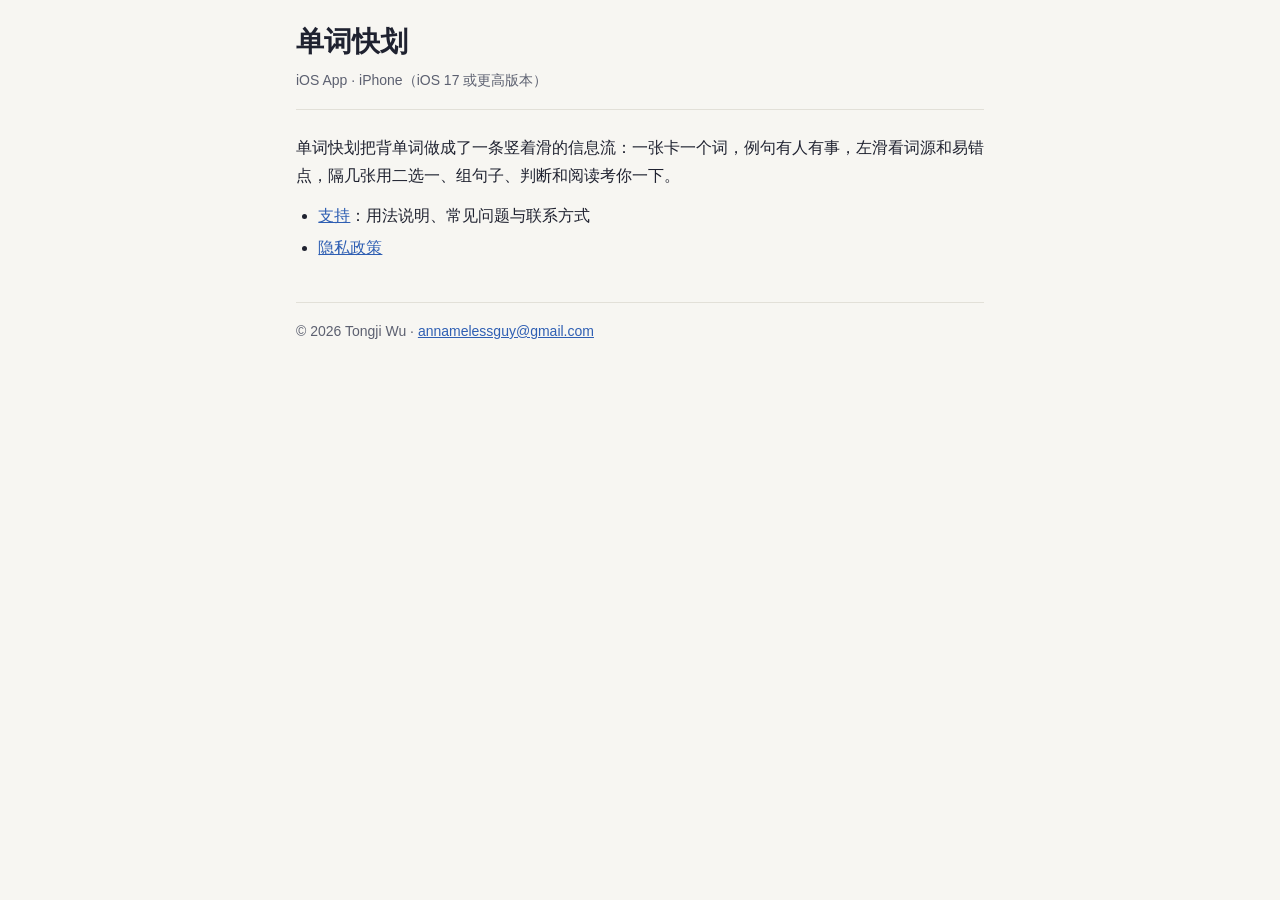
<file: index.html>
<!doctype html>
<html lang="zh-Hans">
<head>
<meta charset="utf-8">
<meta name="viewport" content="width=device-width, initial-scale=1">
<title>单词快划</title>
<meta name="description" content="单词快划 iOS App 的支持与隐私政策。">
<link rel="stylesheet" href="style.css">
</head>
<body>
<main>
<header>
  <h1>单词快划</h1>
  <p class="meta">iOS App · iPhone（iOS 17 或更高版本）</p>
</header>

<p>单词快划把背单词做成了一条竖着滑的信息流：一张卡一个词，例句有人有事，左滑看词源和易错点，隔几张用二选一、组句子、判断和阅读考你一下。</p>

<ul>
  <li><a href="support.html">支持</a>：用法说明、常见问题与联系方式</li>
  <li><a href="privacy.html">隐私政策</a></li>
</ul>

<footer>
  <p>© 2026 Tongji Wu · <a href="mailto:annamelessguy@gmail.com">annamelessguy@gmail.com</a></p>
</footer>
</main>
</body>
</html>
</file>
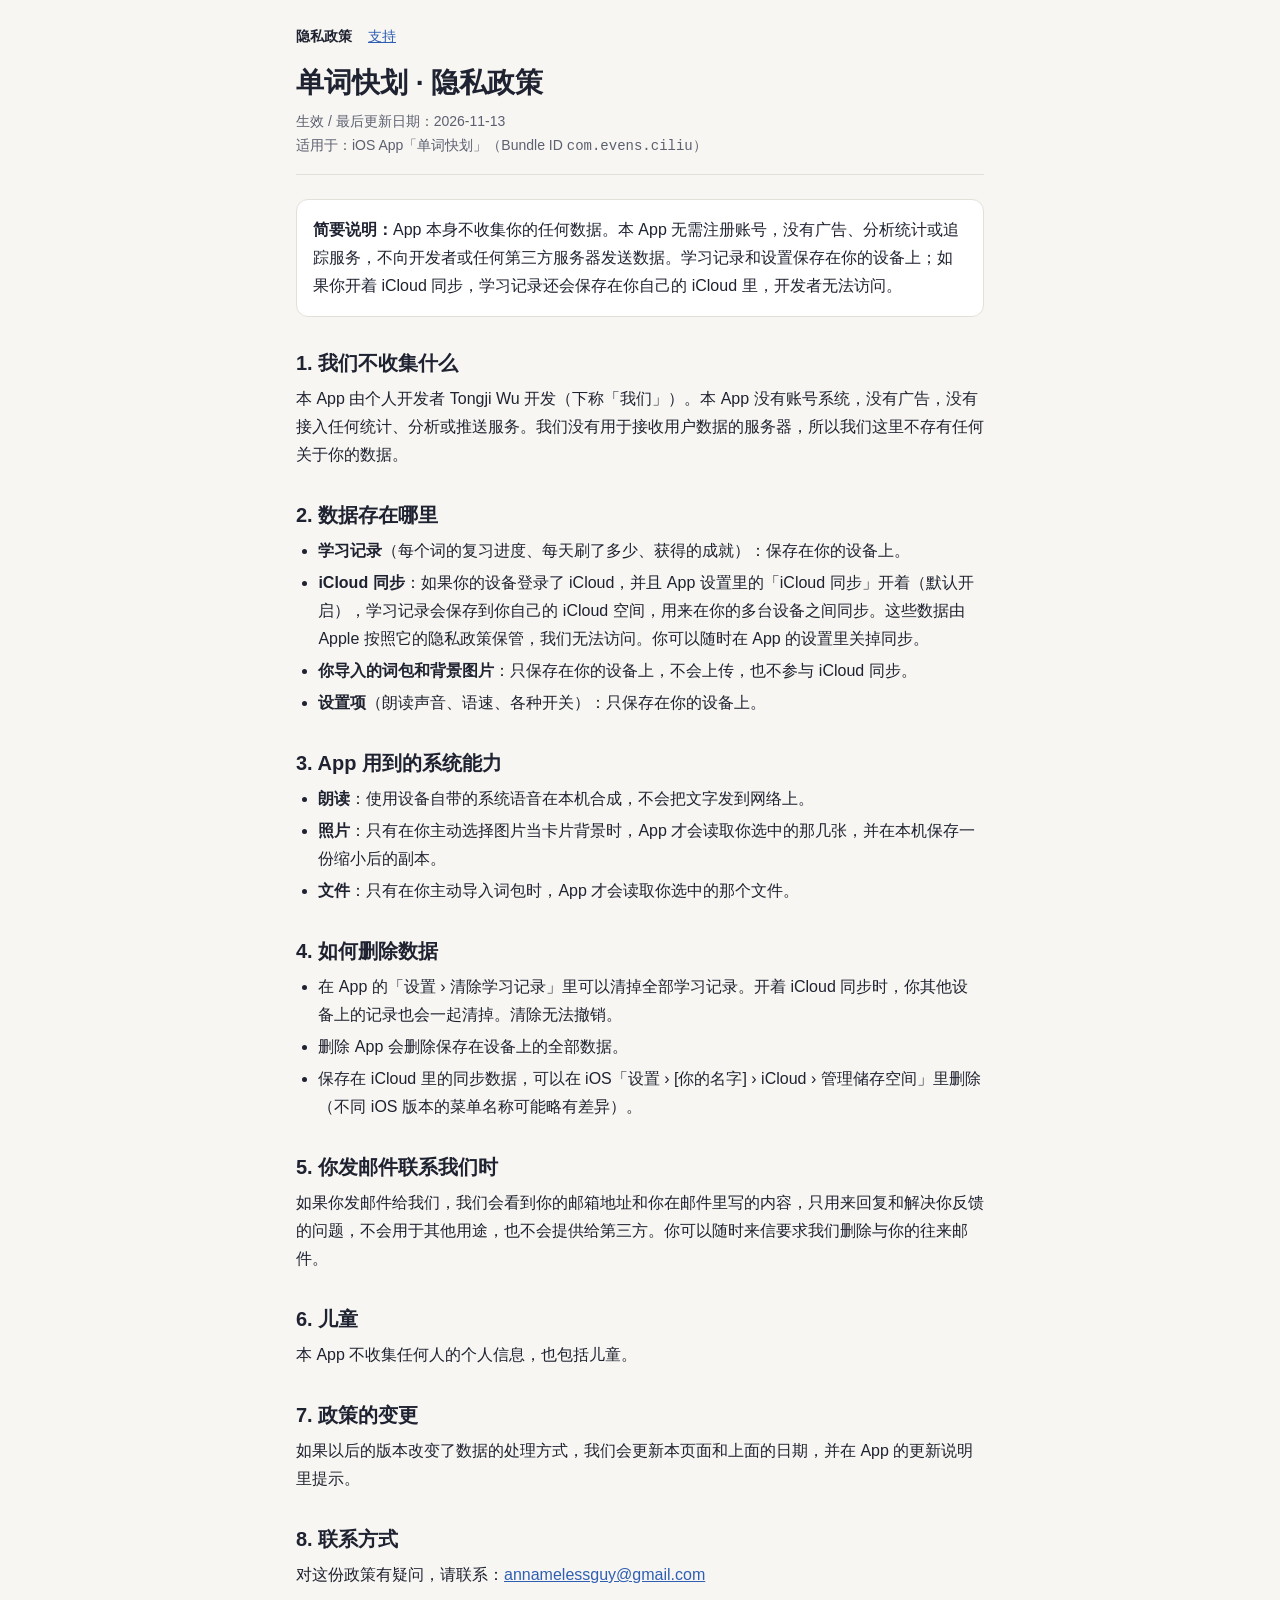
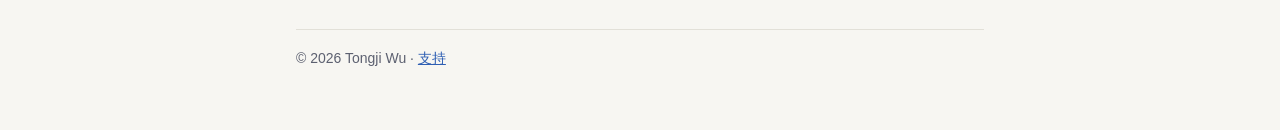
<file: privacy.html>
<!doctype html>
<html lang="zh-Hans">
<head>
<meta charset="utf-8">
<meta name="viewport" content="width=device-width, initial-scale=1">
<title>单词快划隐私政策</title>
<meta name="description" content="单词快划 iOS App 的隐私政策：App 不收集任何数据，学习记录保存在本机，开启 iCloud 同步时保存在你自己的 iCloud 里。">
<link rel="stylesheet" href="style.css">
</head>
<body>
<main>
<header>
  <nav>
    <a href="privacy.html" aria-current="page">隐私政策</a>
    <a href="support.html">支持</a>
  </nav>
  <h1>单词快划 · 隐私政策</h1>
  <p class="meta">生效 / 最后更新日期：2026-11-13</p>
  <p class="meta">适用于：iOS App「单词快划」（Bundle ID <code>com.evens.ciliu</code>）</p>
</header>

<div class="card">
  <p><strong>简要说明：</strong>App 本身不收集你的任何数据。本 App 无需注册账号，没有广告、分析统计或追踪服务，不向开发者或任何第三方服务器发送数据。学习记录和设置保存在你的设备上；如果你开着 iCloud 同步，学习记录还会保存在你自己的 iCloud 里，开发者无法访问。</p>
</div>

<h2>1. 我们不收集什么</h2>
<p>本 App 由个人开发者 Tongji Wu 开发（下称「我们」）。本 App 没有账号系统，没有广告，没有接入任何统计、分析或推送服务。我们没有用于接收用户数据的服务器，所以我们这里不存有任何关于你的数据。</p>

<h2>2. 数据存在哪里</h2>
<ul>
  <li><strong>学习记录</strong>（每个词的复习进度、每天刷了多少、获得的成就）：保存在你的设备上。</li>
  <li><strong>iCloud 同步</strong>：如果你的设备登录了 iCloud，并且 App 设置里的「iCloud 同步」开着（默认开启），学习记录会保存到你自己的 iCloud 空间，用来在你的多台设备之间同步。这些数据由 Apple 按照它的隐私政策保管，我们无法访问。你可以随时在 App 的设置里关掉同步。</li>
  <li><strong>你导入的词包和背景图片</strong>：只保存在你的设备上，不会上传，也不参与 iCloud 同步。</li>
  <li><strong>设置项</strong>（朗读声音、语速、各种开关）：只保存在你的设备上。</li>
</ul>

<h2>3. App 用到的系统能力</h2>
<ul>
  <li><strong>朗读</strong>：使用设备自带的系统语音在本机合成，不会把文字发到网络上。</li>
  <li><strong>照片</strong>：只有在你主动选择图片当卡片背景时，App 才会读取你选中的那几张，并在本机保存一份缩小后的副本。</li>
  <li><strong>文件</strong>：只有在你主动导入词包时，App 才会读取你选中的那个文件。</li>
</ul>

<h2 id="clear">4. 如何删除数据</h2>
<ul>
  <li>在 App 的「设置 › 清除学习记录」里可以清掉全部学习记录。开着 iCloud 同步时，你其他设备上的记录也会一起清掉。清除无法撤销。</li>
  <li>删除 App 会删除保存在设备上的全部数据。</li>
  <li>保存在 iCloud 里的同步数据，可以在 iOS「设置 › [你的名字] › iCloud › 管理储存空间」里删除（不同 iOS 版本的菜单名称可能略有差异）。</li>
</ul>

<h2>5. 你发邮件联系我们时</h2>
<p>如果你发邮件给我们，我们会看到你的邮箱地址和你在邮件里写的内容，只用来回复和解决你反馈的问题，不会用于其他用途，也不会提供给第三方。你可以随时来信要求我们删除与你的往来邮件。</p>

<h2>6. 儿童</h2>
<p>本 App 不收集任何人的个人信息，也包括儿童。</p>

<h2>7. 政策的变更</h2>
<p>如果以后的版本改变了数据的处理方式，我们会更新本页面和上面的日期，并在 App 的更新说明里提示。</p>

<h2>8. 联系方式</h2>
<p>对这份政策有疑问，请联系：<a href="mailto:annamelessguy@gmail.com">annamelessguy@gmail.com</a></p>

<footer>
  <p>© 2026 Tongji Wu · <a href="support.html">支持</a></p>
</footer>
</main>
</body>
</html>
</file>
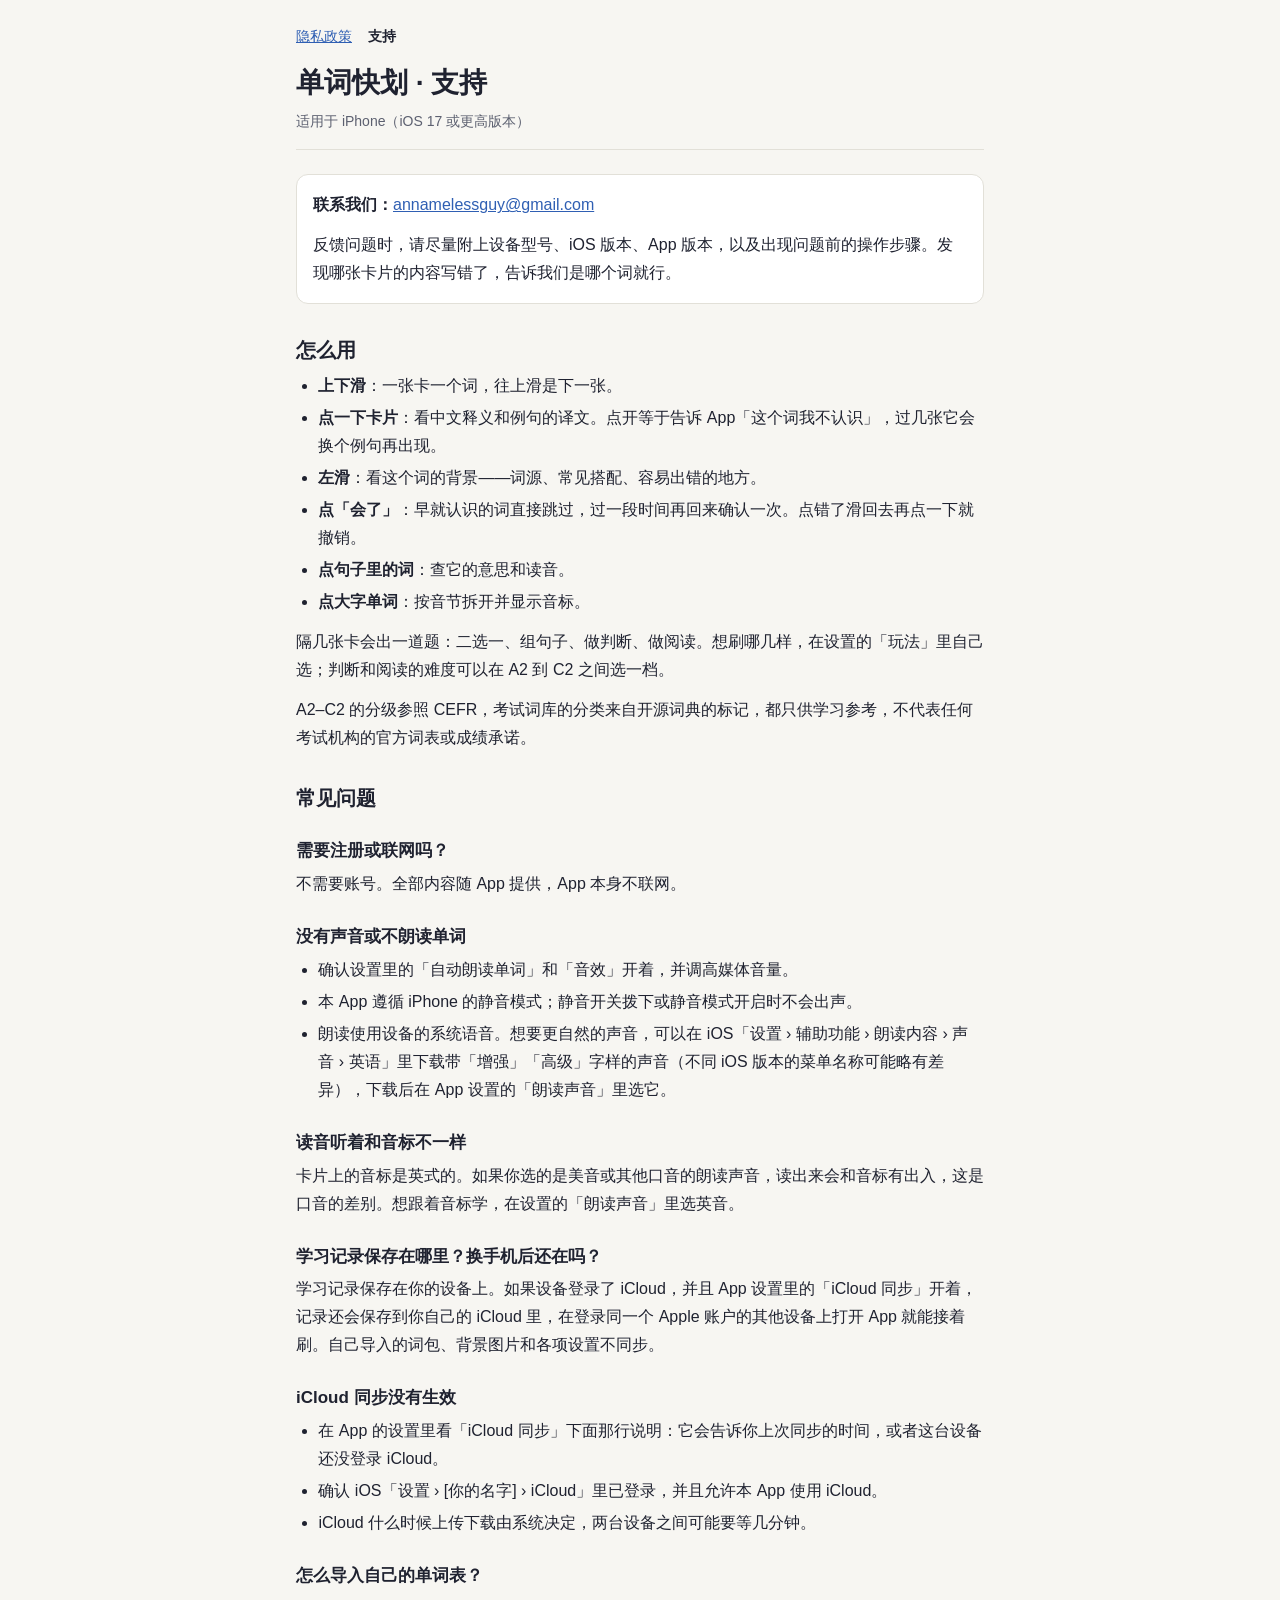
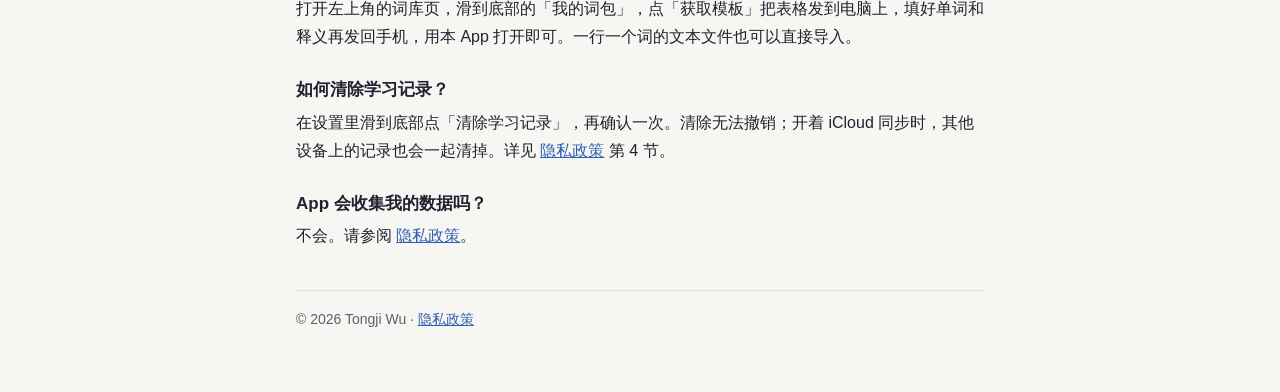
<file: support.html>
<!doctype html>
<html lang="zh-Hans">
<head>
<meta charset="utf-8">
<meta name="viewport" content="width=device-width, initial-scale=1">
<title>单词快划支持</title>
<meta name="description" content="单词快划 iOS App 的用法说明、常见问题与联系方式。">
<link rel="stylesheet" href="style.css">
</head>
<body>
<main>
<header>
  <nav>
    <a href="privacy.html">隐私政策</a>
    <a href="support.html" aria-current="page">支持</a>
  </nav>
  <h1>单词快划 · 支持</h1>
  <p class="meta">适用于 iPhone（iOS 17 或更高版本）</p>
</header>

<div class="card">
  <p><strong>联系我们：</strong><a href="mailto:annamelessguy@gmail.com">annamelessguy@gmail.com</a></p>
  <p>反馈问题时，请尽量附上设备型号、iOS 版本、App 版本，以及出现问题前的操作步骤。发现哪张卡片的内容写错了，告诉我们是哪个词就行。</p>
</div>

<h2>怎么用</h2>
<ul>
  <li><strong>上下滑</strong>：一张卡一个词，往上滑是下一张。</li>
  <li><strong>点一下卡片</strong>：看中文释义和例句的译文。点开等于告诉 App「这个词我不认识」，过几张它会换个例句再出现。</li>
  <li><strong>左滑</strong>：看这个词的背景——词源、常见搭配、容易出错的地方。</li>
  <li><strong>点「会了」</strong>：早就认识的词直接跳过，过一段时间再回来确认一次。点错了滑回去再点一下就撤销。</li>
  <li><strong>点句子里的词</strong>：查它的意思和读音。</li>
  <li><strong>点大字单词</strong>：按音节拆开并显示音标。</li>
</ul>
<p>隔几张卡会出一道题：二选一、组句子、做判断、做阅读。想刷哪几样，在设置的「玩法」里自己选；判断和阅读的难度可以在 A2 到 C2 之间选一档。</p>
<p>A2–C2 的分级参照 CEFR，考试词库的分类来自开源词典的标记，都只供学习参考，不代表任何考试机构的官方词表或成绩承诺。</p>

<h2>常见问题</h2>

<h3>需要注册或联网吗？</h3>
<p>不需要账号。全部内容随 App 提供，App 本身不联网。</p>

<h3>没有声音或不朗读单词</h3>
<ul>
  <li>确认设置里的「自动朗读单词」和「音效」开着，并调高媒体音量。</li>
  <li>本 App 遵循 iPhone 的静音模式；静音开关拨下或静音模式开启时不会出声。</li>
  <li>朗读使用设备的系统语音。想要更自然的声音，可以在 iOS「设置 › 辅助功能 › 朗读内容 › 声音 › 英语」里下载带「增强」「高级」字样的声音（不同 iOS 版本的菜单名称可能略有差异），下载后在 App 设置的「朗读声音」里选它。</li>
</ul>

<h3>读音听着和音标不一样</h3>
<p>卡片上的音标是英式的。如果你选的是美音或其他口音的朗读声音，读出来会和音标有出入，这是口音的差别。想跟着音标学，在设置的「朗读声音」里选英音。</p>

<h3>学习记录保存在哪里？换手机后还在吗？</h3>
<p>学习记录保存在你的设备上。如果设备登录了 iCloud，并且 App 设置里的「iCloud 同步」开着，记录还会保存到你自己的 iCloud 里，在登录同一个 Apple 账户的其他设备上打开 App 就能接着刷。自己导入的词包、背景图片和各项设置不同步。</p>

<h3>iCloud 同步没有生效</h3>
<ul>
  <li>在 App 的设置里看「iCloud 同步」下面那行说明：它会告诉你上次同步的时间，或者这台设备还没登录 iCloud。</li>
  <li>确认 iOS「设置 › [你的名字] › iCloud」里已登录，并且允许本 App 使用 iCloud。</li>
  <li>iCloud 什么时候上传下载由系统决定，两台设备之间可能要等几分钟。</li>
</ul>

<h3>怎么导入自己的单词表？</h3>
<p>打开左上角的词库页，滑到底部的「我的词包」，点「获取模板」把表格发到电脑上，填好单词和释义再发回手机，用本 App 打开即可。一行一个词的文本文件也可以直接导入。</p>

<h3>如何清除学习记录？</h3>
<p>在设置里滑到底部点「清除学习记录」，再确认一次。清除无法撤销；开着 iCloud 同步时，其他设备上的记录也会一起清掉。详见 <a href="privacy.html#clear">隐私政策</a> 第 4 节。</p>

<h3>App 会收集我的数据吗？</h3>
<p>不会。请参阅 <a href="privacy.html">隐私政策</a>。</p>

<footer>
  <p>© 2026 Tongji Wu · <a href="privacy.html">隐私政策</a></p>
</footer>
</main>
</body>
</html>
</file>
<file: style.css>
:root {
  --bg: #f7f6f2;
  --surface: #ffffff;
  --text: #1f2230;
  --muted: #5c6070;
  --line: #e2e0d8;
  --accent: #2f5fb3;
  --todo-bg: #fff1b8;
  --todo-text: #6b4a00;
  --todo-line: #e0b400;
  color-scheme: light dark;
}
@media (prefers-color-scheme: dark) {
  :root:not([data-theme="light"]) {
    --bg: #15171f;
    --surface: #1d2030;
    --text: #e8e8ee;
    --muted: #a3a7b6;
    --line: #2e3244;
    --accent: #8fb0ff;
    --todo-bg: #4a3b00;
    --todo-text: #ffe28a;
    --todo-line: #b38f00;
  }
}
:root[data-theme="dark"] {
  --bg: #15171f;
  --surface: #1d2030;
  --text: #e8e8ee;
  --muted: #a3a7b6;
  --line: #2e3244;
  --accent: #8fb0ff;
  --todo-bg: #4a3b00;
  --todo-text: #ffe28a;
  --todo-line: #b38f00;
}
* { box-sizing: border-box; }
html { -webkit-text-size-adjust: 100%; }
body {
  margin: 0;
  background: var(--bg);
  color: var(--text);
  font: 16px/1.75 -apple-system, BlinkMacSystemFont, "PingFang SC", "Hiragino Sans GB", "Microsoft YaHei", "Segoe UI", Roboto, sans-serif;
}
main { max-width: 720px; margin: 0 auto; padding: 24px 16px 48px; }
header { border-bottom: 1px solid var(--line); margin-bottom: 24px; padding-bottom: 16px; }
nav { display: flex; flex-wrap: wrap; gap: 4px 16px; font-size: 14px; margin-bottom: 16px; }
nav a[aria-current="page"] { color: var(--text); font-weight: 600; text-decoration: none; }
h1 { font-size: 28px; line-height: 1.3; margin: 0 0 8px; }
h2 { font-size: 20px; line-height: 1.4; margin: 32px 0 8px; }
h3 { font-size: 17px; margin: 24px 0 4px; }
p, ul, ol { margin: 0 0 12px; }
ul, ol { padding-left: 1.4em; }
li { margin-bottom: 4px; }
a { color: var(--accent); }
.meta { color: var(--muted); font-size: 14px; margin: 0; }
.card { background: var(--surface); border: 1px solid var(--line); border-radius: 12px; padding: 16px; margin: 16px 0; }
.card p:last-child, .card ul:last-child { margin-bottom: 0; }
code { font: 14px ui-monospace, SFMono-Regular, Menlo, monospace; overflow-wrap: anywhere; }
footer { border-top: 1px solid var(--line); margin-top: 40px; padding-top: 16px; color: var(--muted); font-size: 14px; }
/* Draft markers: every .todo must be filled in, and .draft-banner removed, before the page goes public. */
.todo { background: var(--todo-bg); color: var(--todo-text); border-bottom: 2px solid var(--todo-line); padding: 0 4px; font-weight: 600; border-radius: 3px; }
.draft-banner { background: var(--todo-bg); color: var(--todo-text); border: 2px dashed var(--todo-line); border-radius: 8px; padding: 12px 16px; margin-bottom: 20px; font-weight: 600; }
</file>
